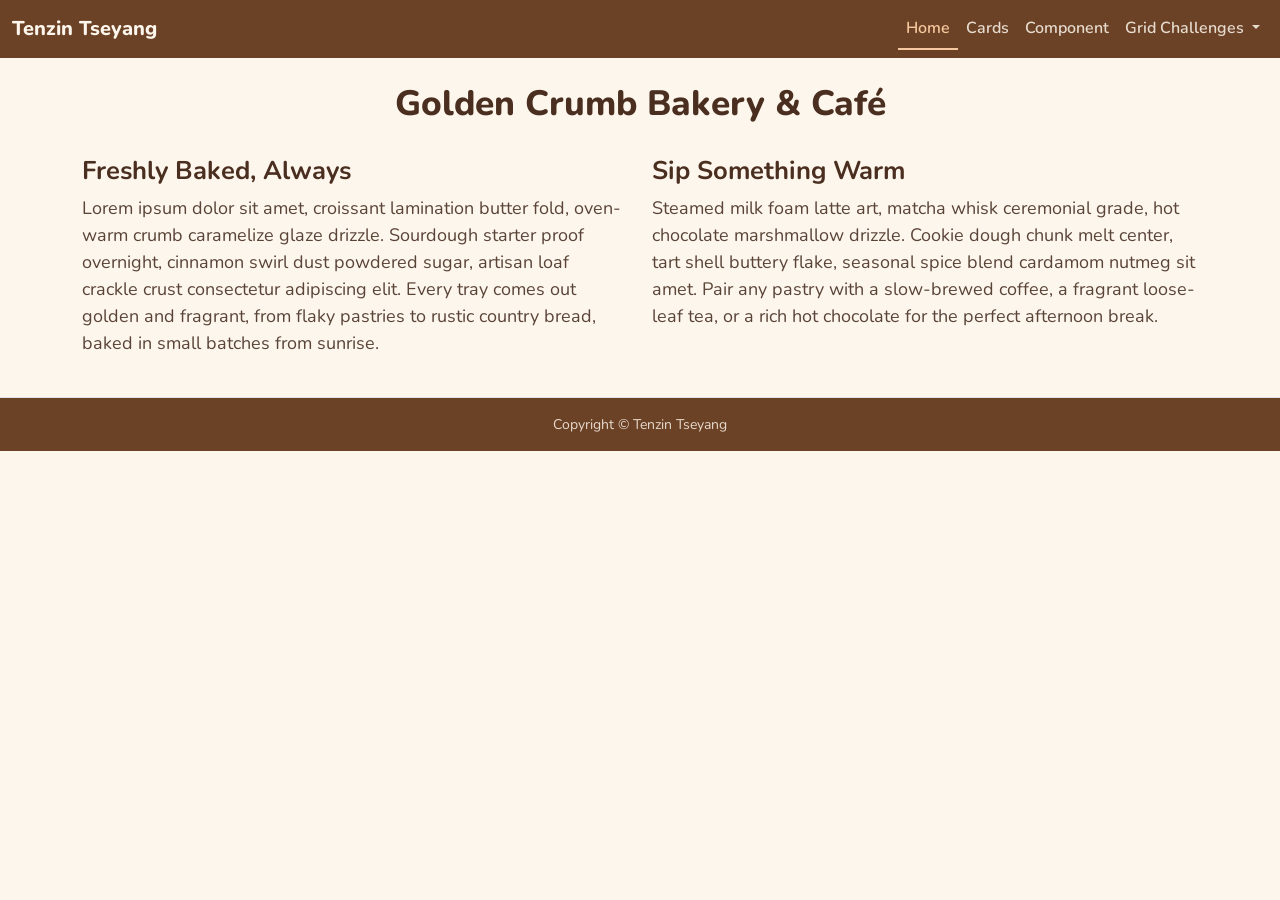
<file: index.html>
<!doctype html>
<html lang="en">
  <head>
    <meta charset="utf-8">
    <meta name="viewport" content="width=device-width, initial-scale=1">
    <title>Golden Crumb Bakery &amp; Café</title>
    <link href="https://cdn.jsdelivr.net/npm/bootstrap@5.3.8/dist/css/bootstrap.min.css" rel="stylesheet" integrity="sha384-sRIl4kxILFvY47J16cr9ZwB07vP4J8+LH7qKQnuqkuIAvNWLzeN8tE5YBujZqJLB" crossorigin="anonymous">
    <link rel="stylesheet" href="css/style.css">
<!-- Google Fonts -->
    <link rel="preconnect" href="https://fonts.googleapis.com">
    <link rel="preconnect" href="https://fonts.gstatic.com" crossorigin>
    <link href="https://fonts.googleapis.com/css2?family=Nunito:wght@400;600;700;800&display=swap" rel="stylesheet">
  </head>
  <body>
    <nav class="navbar navbar-expand-lg navbar-bakery sticky-top">
      <div class="container-fluid">
        <a class="navbar-brand" href="index.html">Tenzin Tseyang</a>
        <button class="navbar-toggler" type="button" data-bs-toggle="collapse" data-bs-target="#navbarNavDropdown" aria-controls="navbarNavDropdown" aria-expanded="false" aria-label="Toggle navigation">
          <span class="navbar-toggler-icon"></span>
        </button>
        <div class="collapse navbar-collapse" id="navbarNavDropdown">
          <ul class="navbar-nav ms-auto">
            <li class="nav-item">
              <a class="nav-link active" aria-current="page" href="index.html">Home</a>
            </li>
            <li class="nav-item">
              <a class="nav-link" href="subpages/cards.html">Cards</a>
            </li>
            <li class="nav-item">
              <a class="nav-link" href="subpages/component.html">Component</a>
            </li>
            <li class="nav-item dropdown">
              <a class="nav-link dropdown-toggle" href="#" role="button" data-bs-toggle="dropdown" aria-expanded="false">
                Grid Challenges
              </a>
              <ul class="dropdown-menu dropdown-menu-end">
                <li><a class="dropdown-item" href="gridChallenges/grid1.html">Grid Challenge 1</a></li>
                <li><a class="dropdown-item" href="gridChallenges/grid2.html">Grid Challenge 2</a></li>
                <li><a class="dropdown-item" href="gridChallenges/grid3.html">Grid Challenge 3</a></li>
              </ul>
            </li>
          </ul>
        </div>
      </div>
    </nav>

    <div class="container-lg">
      <div class="row pt-4">
        <div class="col-12 text-center pb-2">
          <h1>Golden Crumb Bakery &amp; Café</h1>
        </div>
      </div>
      <div class="row pb-4">
        <div class="col-12 col-lg-6 pt-3">
          <h2>Freshly Baked, Always</h2>
          <p>Lorem ipsum dolor sit amet, croissant lamination butter fold, oven-warm crumb caramelize glaze drizzle. Sourdough starter proof overnight, cinnamon swirl dust powdered sugar, artisan loaf crackle crust consectetur adipiscing elit. Every tray comes out golden and fragrant, from flaky pastries to rustic country bread, baked in small batches from sunrise.</p>
        </div>
        <div class="col-12 col-lg-6 pt-3">
          <h2>Sip Something Warm</h2>
          <p>Steamed milk foam latte art, matcha whisk ceremonial grade, hot chocolate marshmallow drizzle. Cookie dough chunk melt center, tart shell buttery flake, seasonal spice blend cardamom nutmeg sit amet. Pair any pastry with a slow-brewed coffee, a fragrant loose-leaf tea, or a rich hot chocolate for the perfect afternoon break.</p>
        </div>
      </div>
    </div> <!-- Close container -->

    <div class="footer-bakery border-top py-3">
      <p>Copyright &copy; Tenzin Tseyang</p>
    </div>
    <script src="https://cdn.jsdelivr.net/npm/bootstrap@5.3.8/dist/js/bootstrap.bundle.min.js" integrity="sha384-FKyoEForCGlyvwx9Hj09JcYn3nv7wiPVlz7YYwJrWVcXK/BmnVDxM+D2scQbITxI" crossorigin="anonymous"></script>
  </body>
</html>
</file>
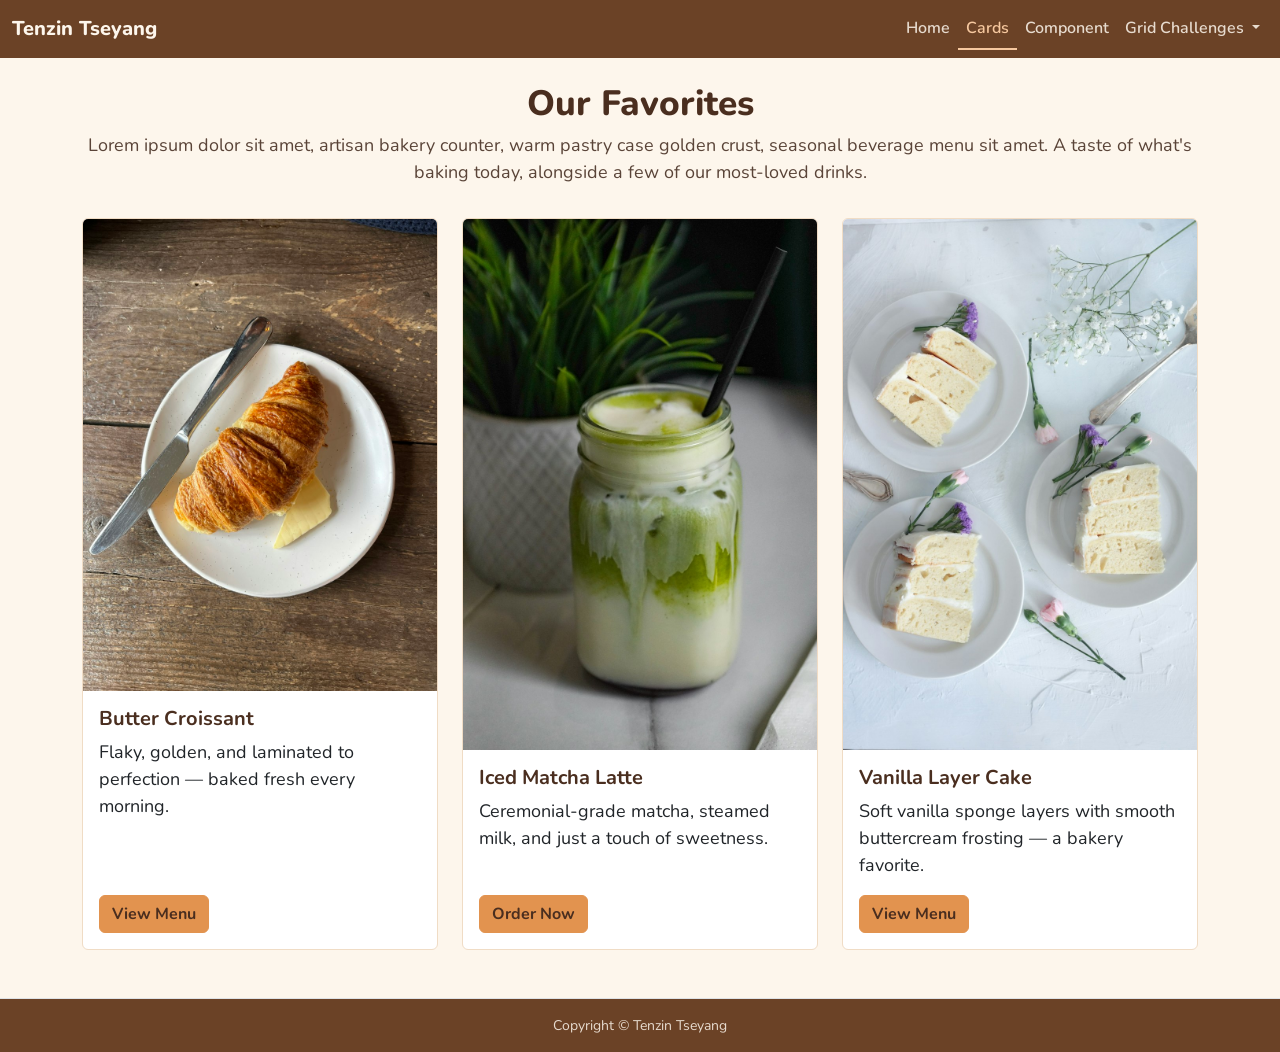
<file: subpages/cards.html>
<!doctype html>
<html lang="en">
  <head>
    <meta charset="utf-8">
    <meta name="viewport" content="width=device-width, initial-scale=1">
    <title>Cards | Golden Crumb Bakery &amp; Café</title>
    <link href="https://cdn.jsdelivr.net/npm/bootstrap@5.3.8/dist/css/bootstrap.min.css" rel="stylesheet" integrity="sha384-sRIl4kxILFvY47J16cr9ZwB07vP4J8+LH7qKQnuqkuIAvNWLzeN8tE5YBujZqJLB" crossorigin="anonymous">
    <link rel="stylesheet" href="../css/style.css">
<!-- Google Fonts -->
    <link rel="preconnect" href="https://fonts.googleapis.com">
    <link rel="preconnect" href="https://fonts.gstatic.com" crossorigin>
    <link href="https://fonts.googleapis.com/css2?family=Nunito:wght@400;600;700;800&display=swap" rel="stylesheet">
  </head>
  <body>
    <nav class="navbar navbar-expand-lg navbar-bakery sticky-top">
      <div class="container-fluid">
        <a class="navbar-brand" href="../index.html">Tenzin Tseyang</a>
        <button class="navbar-toggler" type="button" data-bs-toggle="collapse" data-bs-target="#navbarNavDropdown" aria-controls="navbarNavDropdown" aria-expanded="false" aria-label="Toggle navigation">
          <span class="navbar-toggler-icon"></span>
        </button>
        <div class="collapse navbar-collapse" id="navbarNavDropdown">
          <ul class="navbar-nav ms-auto">
            <li class="nav-item">
              <a class="nav-link" href="../index.html">Home</a>
            </li>
            <li class="nav-item">
              <a class="nav-link active" aria-current="page" href="cards.html">Cards</a>
            </li>
            <li class="nav-item">
              <a class="nav-link" href="component.html">Component</a>
            </li>
            <li class="nav-item dropdown">
              <a class="nav-link dropdown-toggle" href="#" role="button" data-bs-toggle="dropdown" aria-expanded="false">
                Grid Challenges
              </a>
              <ul class="dropdown-menu dropdown-menu-end">
                <li><a class="dropdown-item" href="../gridChallenges/grid1.html">Grid Challenge 1</a></li>
                <li><a class="dropdown-item" href="../gridChallenges/grid2.html">Grid Challenge 2</a></li>
                <li><a class="dropdown-item" href="../gridChallenges/grid3.html">Grid Challenge 3</a></li>
              </ul>
            </li>
          </ul>
        </div>
      </div>
    </nav>

    <div class="container-lg">
      <div class="row pt-4">
        <div class="col-12 text-center pb-2">
          <h1>Our Favorites</h1>
          <p>Lorem ipsum dolor sit amet, artisan bakery counter, warm pastry case golden crust, seasonal beverage menu sit amet. A taste of what's baking today, alongside a few of our most-loved drinks.</p>
        </div>
      </div>

      <div class="row pt-2 pb-5 g-4">
        <div class="col-12 col-md-6 col-lg-4">
          <div class="card h-100">
            <img src="../images/bakery-croissant.jpg" class="card-img-top" alt="flaky butter croissant on a plate">
            <div class="card-body d-flex flex-column">
              <h5 class="card-title">Butter Croissant</h5>
              <p class="card-text">Flaky, golden, and laminated to perfection &mdash; baked fresh every morning.</p>
              <a href="#" class="btn btn-primary mt-auto align-self-start">View Menu</a>
            </div>
          </div>
        </div>

        <div class="col-12 col-md-6 col-lg-4">
          <div class="card h-100">
            <img src="../images/bakery-matcha-latte.jpg" class="card-img-top" alt="iced matcha latte with milk and straw">
            <div class="card-body d-flex flex-column">
              <h5 class="card-title">Iced Matcha Latte</h5>
              <p class="card-text">Ceremonial-grade matcha, steamed milk, and just a touch of sweetness.</p>
              <button type="button" class="btn btn-primary mt-auto align-self-start" data-bs-toggle="modal" data-bs-target="#seasonalDrinksModal">Order Now</button>
            </div>
          </div>
        </div>

        <div class="col-12 col-md-6 col-lg-4">
          <div class="card h-100">
            <img src="../images/bakery-chocolate-cake.jpg" class="card-img-top" alt="slice of vanilla layer cake">
            <div class="card-body d-flex flex-column">
              <h5 class="card-title">Vanilla Layer Cake</h5>
              <p class="card-text">Soft vanilla sponge layers with smooth buttercream frosting &mdash; a bakery favorite.</p>
              <a href="#" class="btn btn-primary mt-auto align-self-start">View Menu</a>
            </div>
          </div>
        </div>
      </div>
    </div> <!-- Close container -->

    <!-- Modal -->
    <div class="modal fade" id="seasonalDrinksModal" tabindex="-1" aria-labelledby="seasonalDrinksModalLabel" aria-hidden="true">
      <div class="modal-dialog">
        <div class="modal-content">
          <div class="modal-header">
            <h1 class="modal-title fs-5" id="seasonalDrinksModalLabel">Our Seasonal Drinks</h1>
            <button type="button" class="btn-close" data-bs-dismiss="modal" aria-label="Close"></button>
          </div>
          <div class="modal-body">
            <p>Warm up or cool down with our rotating seasonal menu: a spiced pumpkin latte, ceremonial-grade iced matcha, and a rich hot chocolate topped with marshmallows. Ask your barista what's pouring this week!</p>
          </div>
          <div class="modal-footer">
            <button type="button" class="btn btn-secondary" data-bs-dismiss="modal">Close</button>
          </div>
        </div>
      </div>
    </div>

    <div class="footer-bakery border-top py-3">
      <p>Copyright &copy; Tenzin Tseyang</p>
    </div>
    <script src="https://cdn.jsdelivr.net/npm/bootstrap@5.3.8/dist/js/bootstrap.bundle.min.js" integrity="sha384-FKyoEForCGlyvwx9Hj09JcYn3nv7wiPVlz7YYwJrWVcXK/BmnVDxM+D2scQbITxI" crossorigin="anonymous"></script>
  </body>
</html>
</file>
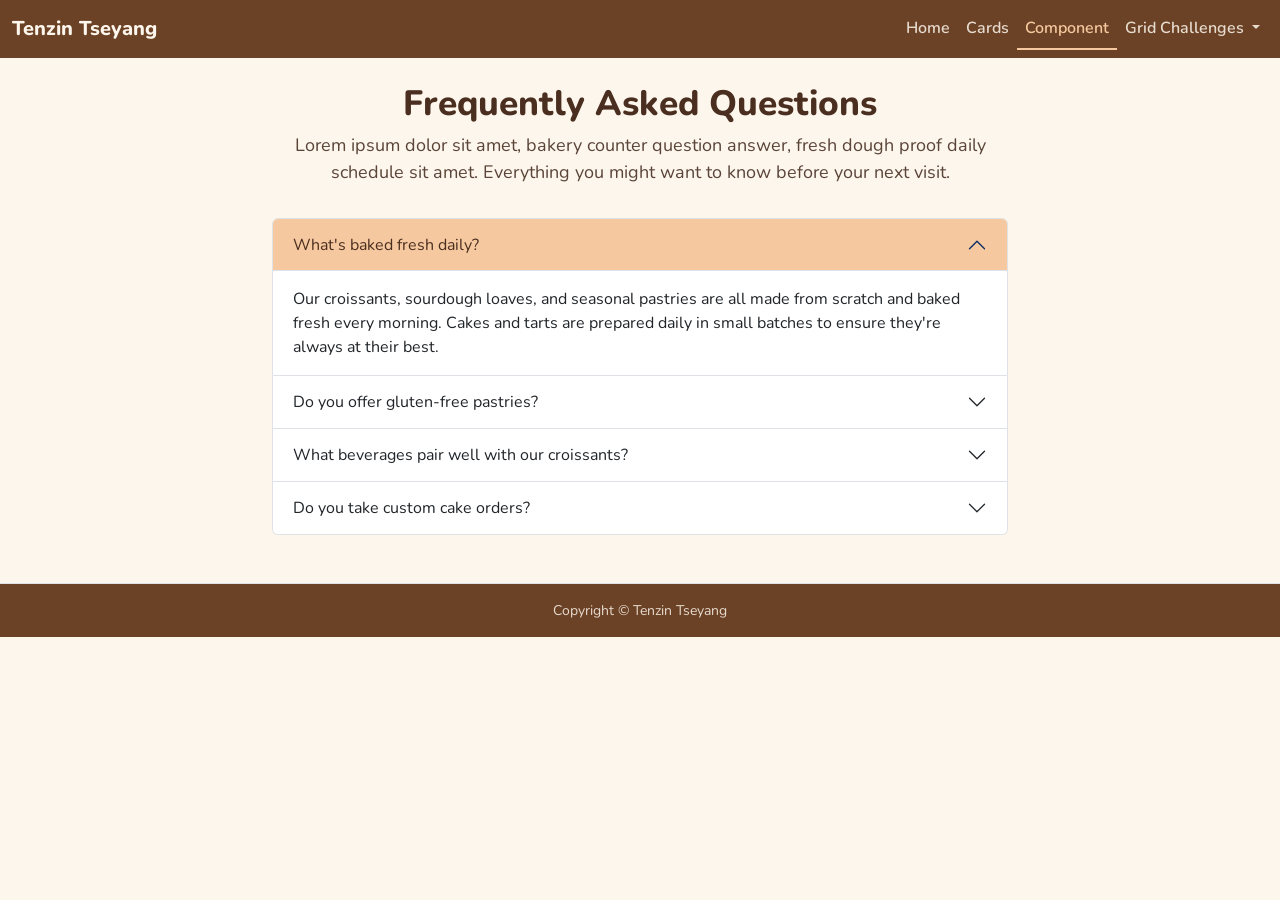
<file: subpages/component.html>
<!doctype html>
<html lang="en">
  <head>
    <meta charset="utf-8">
    <meta name="viewport" content="width=device-width, initial-scale=1">
    <title>Component | Golden Crumb Bakery &amp; Café</title>
    <link href="https://cdn.jsdelivr.net/npm/bootstrap@5.3.8/dist/css/bootstrap.min.css" rel="stylesheet" integrity="sha384-sRIl4kxILFvY47J16cr9ZwB07vP4J8+LH7qKQnuqkuIAvNWLzeN8tE5YBujZqJLB" crossorigin="anonymous">
    <link rel="stylesheet" href="../css/style.css">
<!-- Google Fonts -->
    <link rel="preconnect" href="https://fonts.googleapis.com">
    <link rel="preconnect" href="https://fonts.gstatic.com" crossorigin>
    <link href="https://fonts.googleapis.com/css2?family=Nunito:wght@400;600;700;800&display=swap" rel="stylesheet">
  </head>
  <body>
    <nav class="navbar navbar-expand-lg navbar-bakery sticky-top">
      <div class="container-fluid">
        <a class="navbar-brand" href="../index.html">Tenzin Tseyang</a>
        <button class="navbar-toggler" type="button" data-bs-toggle="collapse" data-bs-target="#navbarNavDropdown" aria-controls="navbarNavDropdown" aria-expanded="false" aria-label="Toggle navigation">
          <span class="navbar-toggler-icon"></span>
        </button>
        <div class="collapse navbar-collapse" id="navbarNavDropdown">
          <ul class="navbar-nav ms-auto">
            <li class="nav-item">
              <a class="nav-link" href="../index.html">Home</a>
            </li>
            <li class="nav-item">
              <a class="nav-link" href="cards.html">Cards</a>
            </li>
            <li class="nav-item">
              <a class="nav-link active" aria-current="page" href="component.html">Component</a>
            </li>
            <li class="nav-item dropdown">
              <a class="nav-link dropdown-toggle" href="#" role="button" data-bs-toggle="dropdown" aria-expanded="false">
                Grid Challenges
              </a>
              <ul class="dropdown-menu dropdown-menu-end">
                <li><a class="dropdown-item" href="../gridChallenges/grid1.html">Grid Challenge 1</a></li>
                <li><a class="dropdown-item" href="../gridChallenges/grid2.html">Grid Challenge 2</a></li>
                <li><a class="dropdown-item" href="../gridChallenges/grid3.html">Grid Challenge 3</a></li>
              </ul>
            </li>
          </ul>
        </div>
      </div>
    </nav>

    <div class="container-lg">
      <div class="row pt-4">
        <div class="col-12 col-lg-8 mx-auto text-center pb-2">
          <h1>Frequently Asked Questions</h1>
          <p>Lorem ipsum dolor sit amet, bakery counter question answer, fresh dough proof daily schedule sit amet. Everything you might want to know before your next visit.</p>
        </div>
      </div>

      <div class="row pb-5">
        <div class="col-12 col-lg-8 mx-auto pt-2">
          <div class="accordion" id="bakeryFaqAccordion">
            <div class="accordion-item">
              <h2 class="accordion-header">
                <button class="accordion-button" type="button" data-bs-toggle="collapse" data-bs-target="#faqOne" aria-expanded="true" aria-controls="faqOne">
                  What's baked fresh daily?
                </button>
              </h2>
              <div id="faqOne" class="accordion-collapse collapse show" data-bs-parent="#bakeryFaqAccordion">
                <div class="accordion-body">
                  Our croissants, sourdough loaves, and seasonal pastries are all made from scratch and baked fresh every morning. Cakes and tarts are prepared daily in small batches to ensure they're always at their best.
                </div>
              </div>
            </div>
            <div class="accordion-item">
              <h2 class="accordion-header">
                <button class="accordion-button collapsed" type="button" data-bs-toggle="collapse" data-bs-target="#faqTwo" aria-expanded="false" aria-controls="faqTwo">
                  Do you offer gluten-free pastries?
                </button>
              </h2>
              <div id="faqTwo" class="accordion-collapse collapse" data-bs-parent="#bakeryFaqAccordion">
                <div class="accordion-body">
                  Yes! We keep a rotating selection of gluten-free cookies, muffins, and cakes available every day. Ask our staff for today's gluten-free options.
                </div>
              </div>
            </div>
            <div class="accordion-item">
              <h2 class="accordion-header">
                <button class="accordion-button collapsed" type="button" data-bs-toggle="collapse" data-bs-target="#faqThree" aria-expanded="false" aria-controls="faqThree">
                  What beverages pair well with our croissants?
                </button>
              </h2>
              <div id="faqThree" class="accordion-collapse collapse" data-bs-parent="#bakeryFaqAccordion">
                <div class="accordion-body">
                  A buttery croissant pairs beautifully with a slow-brewed coffee or a light matcha. For something cozier, try it alongside our hot chocolate.
                </div>
              </div>
            </div>
            <div class="accordion-item">
              <h2 class="accordion-header">
                <button class="accordion-button collapsed" type="button" data-bs-toggle="collapse" data-bs-target="#faqFour" aria-expanded="false" aria-controls="faqFour">
                  Do you take custom cake orders?
                </button>
              </h2>
              <div id="faqFour" class="accordion-collapse collapse" data-bs-parent="#bakeryFaqAccordion">
                <div class="accordion-body">
                  Absolutely. We accept custom cake orders for birthdays, weddings, and other celebrations &mdash; just give us at least 48 hours notice.
                </div>
              </div>
            </div>
          </div>
        </div>
      </div>
    </div> <!-- Close container -->

    <div class="footer-bakery border-top py-3">
      <p>Copyright &copy; Tenzin Tseyang</p>
    </div>
    <script src="https://cdn.jsdelivr.net/npm/bootstrap@5.3.8/dist/js/bootstrap.bundle.min.js" integrity="sha384-FKyoEForCGlyvwx9Hj09JcYn3nv7wiPVlz7YYwJrWVcXK/BmnVDxM+D2scQbITxI" crossorigin="anonymous"></script>
  </body>
</html>
</file>
<file: css/style.css>
@charset "UTF-8";
/*CSS Document*/

/* ---------- Google Font: Nunito (static weights, not variable) ---------- */
.nunito-regular {
    font-family: "Nunito", sans-serif;
    font-weight: 400;
    font-style: normal;
}

.nunito-semibold {
    font-family: "Nunito", sans-serif;
    font-weight: 600;
    font-style: normal;
}

.nunito-bold {
    font-family: "Nunito", sans-serif;
    font-weight: 700;
    font-style: normal;
}

.nunito-extrabold {
    font-family: "Nunito", sans-serif;
    font-weight: 800;
    font-style: normal;
}

/* ---------- Base typography ---------- */
body {
    font-family: "Nunito", sans-serif;
    font-weight: 400;
    background-color: #FDF6EC;
    color: #5A4438;
}

h1 {
    font-family: "Nunito", sans-serif;
    font-size: 2.2rem;
    font-weight: 800;
    color: #4A2E1F;
}

h2 {
    font-family: "Nunito", sans-serif;
    font-size: 1.60rem;
    font-weight: 700;
    color: #4A2E1F;
}

h3 {
    font-family: "Nunito", sans-serif;
    font-size: 1.45rem;
    font-weight: 700;
    color: #4A2E1F;
}

h4 {
    font-family: "Nunito", sans-serif;
    font-size: 1.30rem;
    font-weight: 600;
    color: #4A2E1F;
}

p {
    font-size: 18px;
    font-weight: 400;
}

/* ---------- Navbar ---------- */
.navbar-bakery {
    background-color: #6B4226 !important;
}
.navbar-brand {
    color: #FDF6EC !important;
    font-weight: 800;
}
.navbar-bakery .nav-link {
    color: rgba(253, 246, 236, 0.85) !important;
    font-weight: 600;
}
.navbar-bakery .nav-link:hover,
.navbar-bakery .nav-link:focus {
    color: #FDF6EC !important;
}
.navbar-bakery .nav-link.active {
    color: #F6C89F !important;
    border-bottom: 2px solid #F6C89F;
}
.navbar-bakery .navbar-toggler {
    border-color: rgba(253, 246, 236, 0.5);
}
.navbar-bakery .navbar-toggler-icon {
    filter: invert(100%);
}
.navbar-bakery .dropdown-menu {
    background-color: #6B4226;
}
.navbar-bakery .dropdown-item {
    color: rgba(253, 246, 236, 0.85);
    font-weight: 600;
}
.navbar-bakery .dropdown-item:hover,
.navbar-bakery .dropdown-item:focus {
    background-color: #543319;
    color: #FDF6EC;
}
.navbar-bakery .dropdown-item.active {
    background-color: #543319;
    color: #F6C89F;
}

/* ---------- Footer ---------- */
.footer-bakery {
    text-align: center;
    background-color: #6B4226;
    color: rgba(253, 246, 236, 0.85);
    font-size: 14px;
}
.footer-bakery p {
    margin: 0;
    font-size: 14px;
}

/* ---------- Buttons ---------- */
.btn-primary {
    background-color: #E2934F;
    border-color: #E2934F;
    color: #4A2E1F;
    font-weight: 700;
}

.btn-primary:hover,
.btn-primary:focus {
    background-color: #C97A3B;
    border-color: #C97A3B;
    color: #FDF6EC;
}

.btn-secondary {
    background-color: #D98E8E !important;
    border-color: #D98E8E !important;
    color: #4A2E1F;
    font-weight: 700;
}

.btn-secondary:hover,
.btn-secondary:focus {
    background-color: #C06B6B !important;
    border-color: #C06B6B !important;
    color: #FDF6EC;
}

/* ---------- Cards ---------- */
.card {
    border-color: #F0DCC5;
}
.card-title {
    color: #4A2E1F;
    font-weight: 700;
}

/* ---------- Grid challenge columns ---------- */
.col-cream {
    background-color: #FDF1E3;
    color: #4A2E1F;
}
.col-pink {
    background-color: #F3D9DA;
    color: #4A2E1F;
}
.col-peach {
    background-color: #F6C89F;
    color: #4A2E1F;
}

/* ---------- Accordion (component page) ---------- */
.accordion-button:not(.collapsed) {
    background-color: #F6C89F;
    color: #4A2E1F;
}
.accordion-button:focus {
    box-shadow: 0 0 0 0.25rem rgba(226, 147, 79, 0.35);
}
</file>
